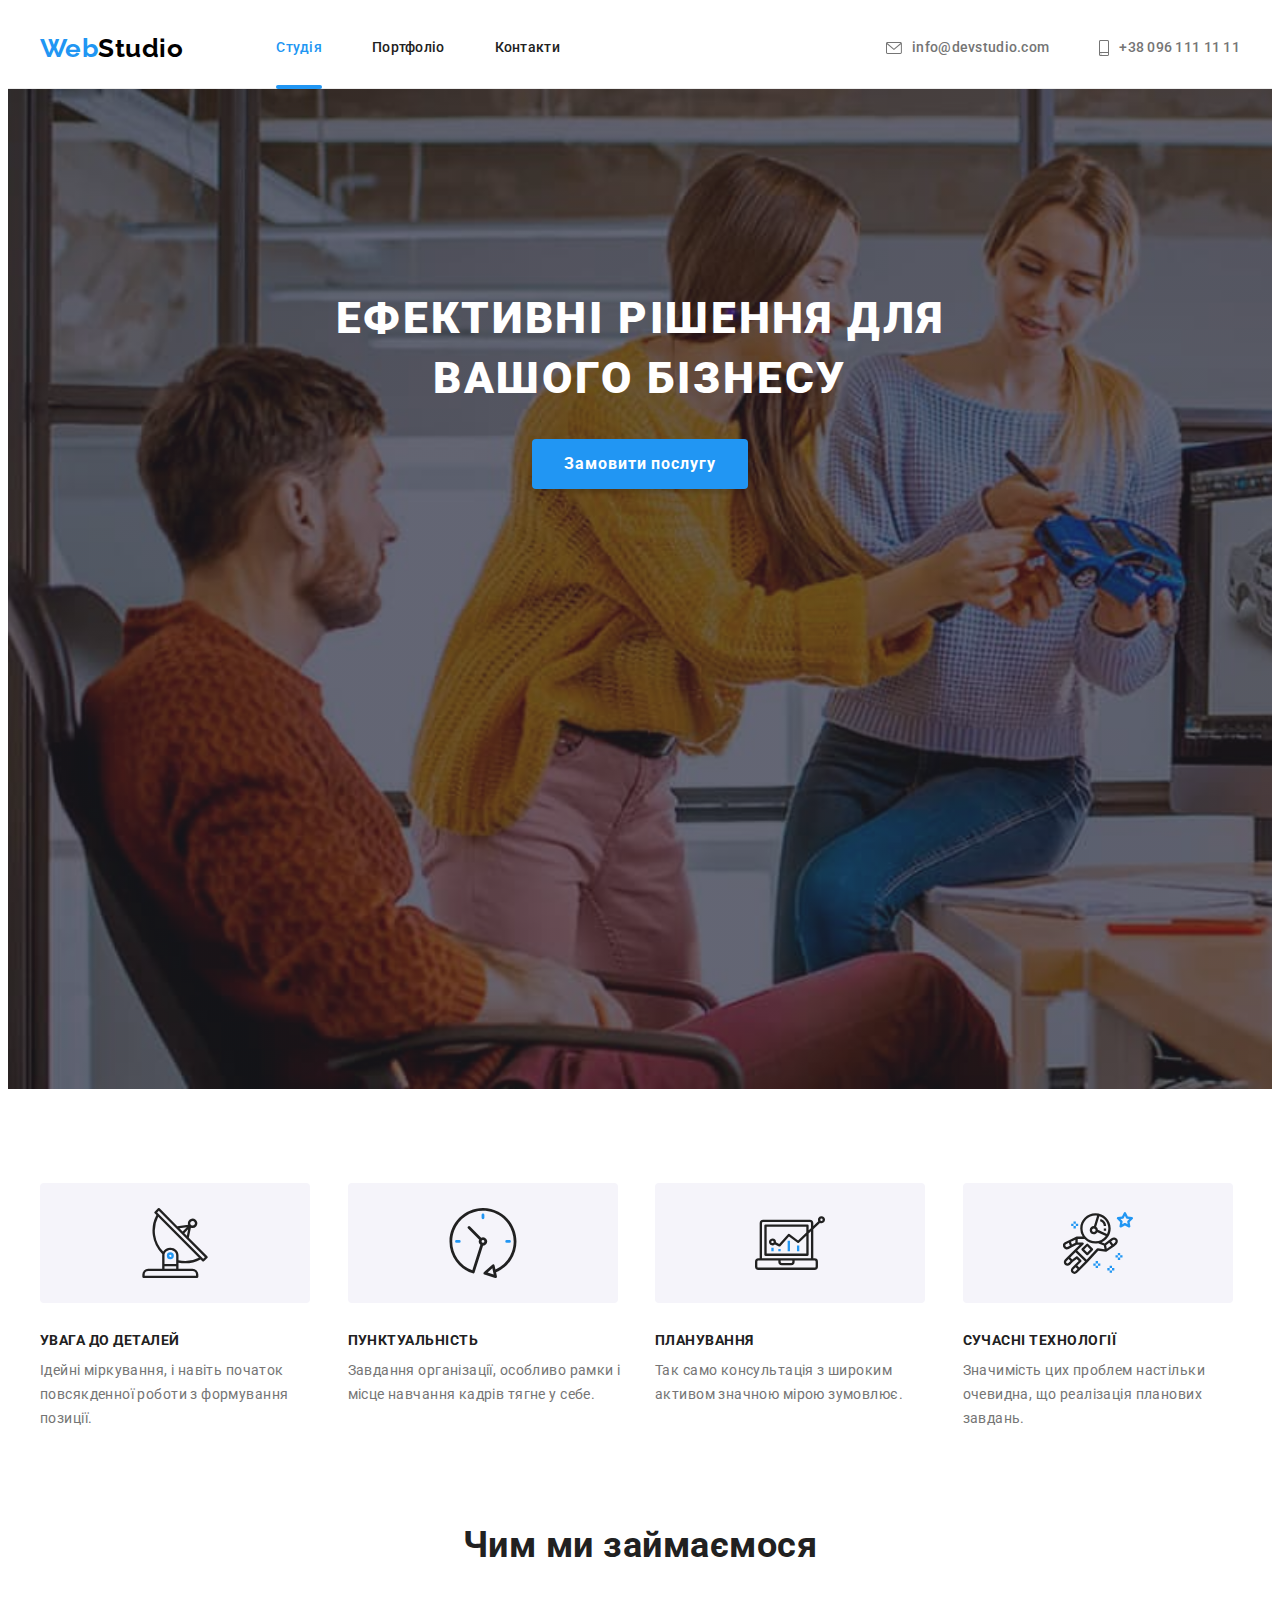
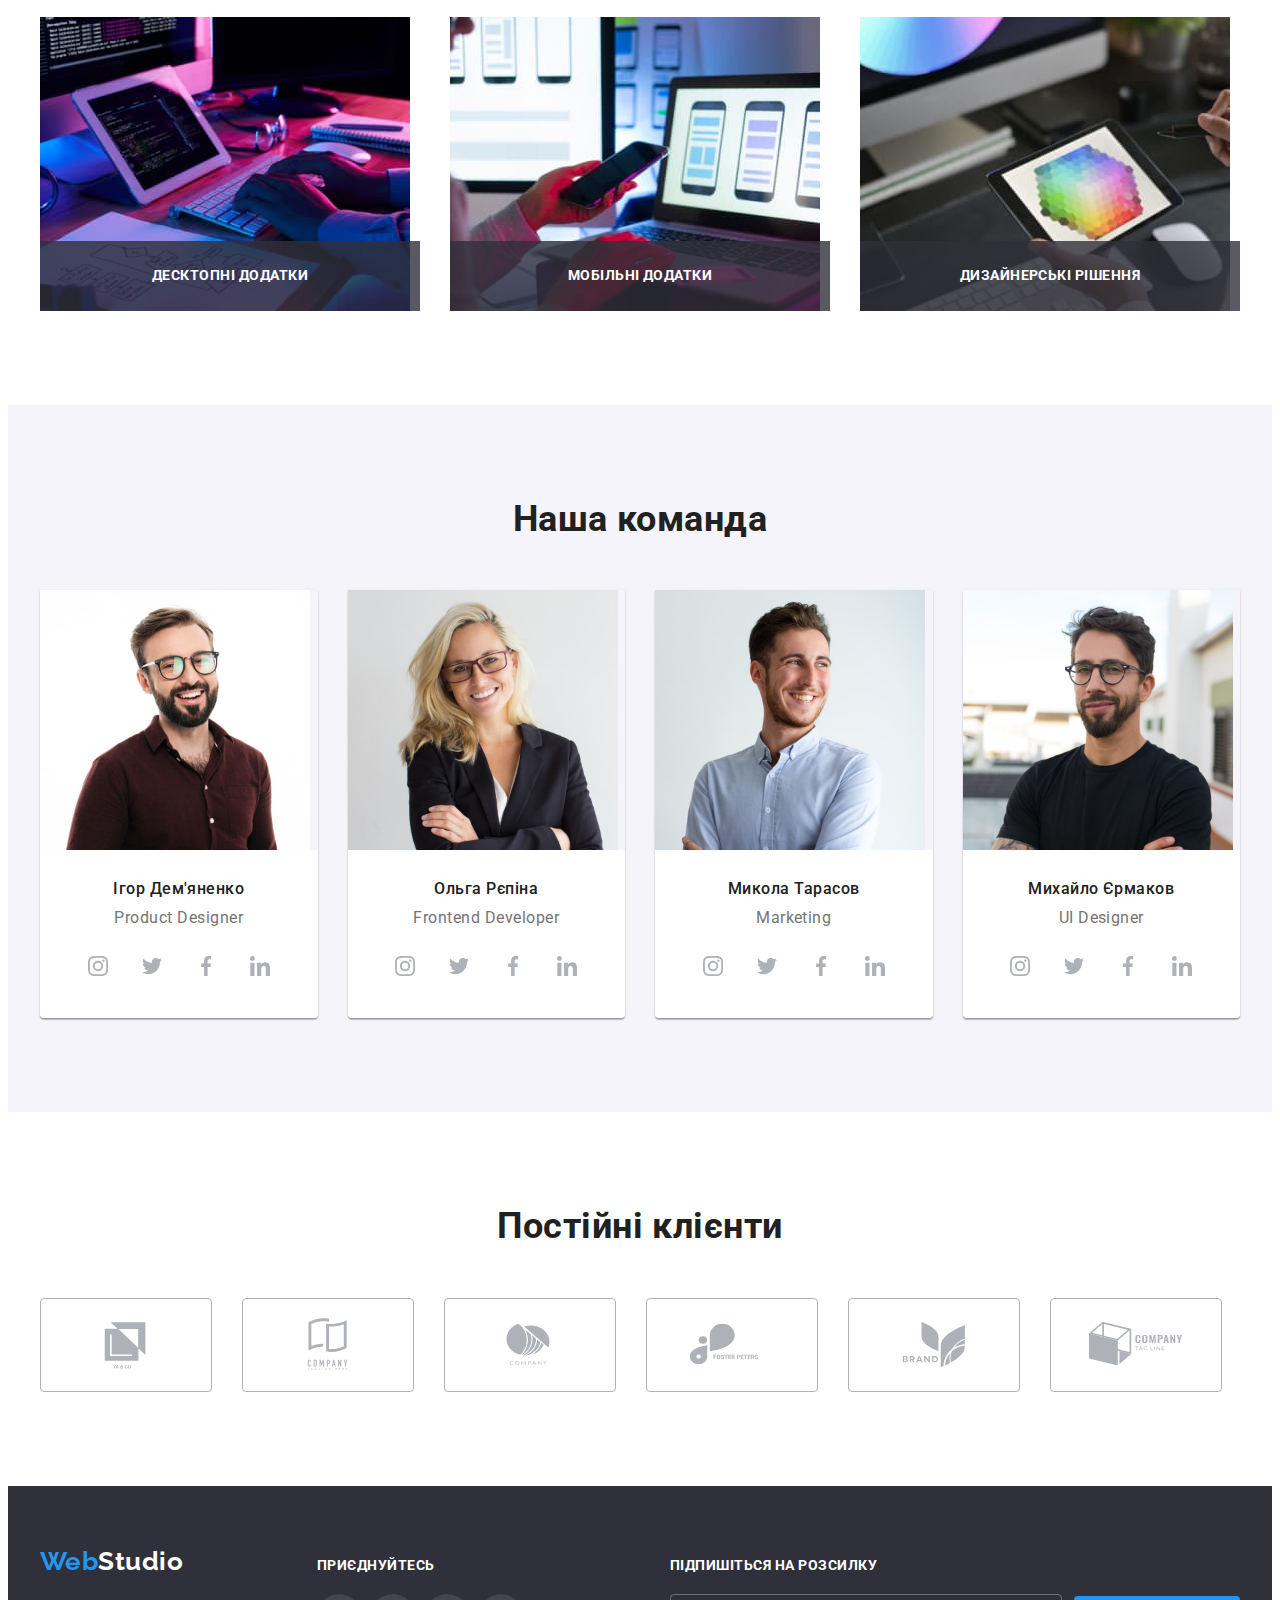
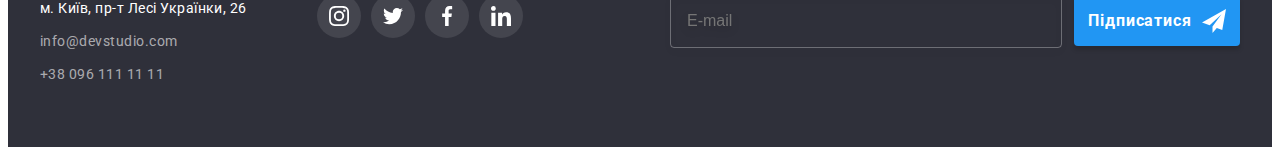
<file: index.html/index.html>
<!DOCTYPE html>
<html lang="uk">
  <head>
    <meta charset="UTF-8" />
    <meta http-equiv="X-UA-Compatible" content="IE=edge" />
    <meta name="viewport" content="width=device-width, initial-scale=1.0" />
    <title>Студія</title>
    <!--
      ШРИФТИ
    -->
    <link rel="preconnect" href="https://fonts.googleapis.com" />
    <link rel="preconnect" href="https://fonts.gstatic.com" crossorigin />
    <link
      href="https://fonts.googleapis.com/css2?family=Exo+2:wght@500&family=Montserrat:wght@400;700&family=Raleway:wght@700&family=Roboto:wght@400;500;700;900&display=swap"
      rel="stylesheet" />
    <!--
      НОРМАЛІЗАТОР
    -->
    <link
      rel="stylesheet"
      href="https://cdnjs.cloudflare.com/ajax/libs/modern-normalize/1.1.0/modern-normalize.min.css"
      integrity="sha512-wpPYUAdjBVSE4KJnH1VR1HeZfpl1ub8YT/NKx4PuQ5NmX2tKuGu6U/JRp5y+Y8XG2tV+wKQpNHVUX03MfMFn9Q=="
      crossorigin="anonymous"
      referrerpolicy="no-referrer" />
    <!--
      СТИЛІ
    -->
    <link rel="stylesheet" href="./css/styles.css" />
  </head>

  <body>
    <!-- HEADER з логотипом, навігацією та контактами -->
    <header class="header">
      <div class="header-container container">
        <nav class="header-nav">
          <a href="./index.html" class="logo link"
            ><span class="logo-web">Web</span>Studio</a
          >

          <ul class="site-nav list">
            <li>
              <a href="./index.html" class="site-nav-link link current"
                >Студія</a
              >
            </li>
            <li>
              <a href="./portfolio.html" class="site-nav-link link"
                >Портфоліо</a
              >
            </li>
            <li>
              <a href="" class="site-nav-link link">Контакти</a>
            </li>
          </ul>
        </nav>
        <ul class="header-contacts list">
          <li>
            <a
              href="mailto:info@devstudio.com"
              class="header-contacts-link link"
              ><svg class="contacts-link-icon" width="16" height="12">
                <use href="./images/icons.svg#envelope"></use>
              </svg>
              info@devstudio.com</a
            >
          </li>
          <li>
            <a href="tel:+380961111111" class="header-contacts-link link"
              ><svg class="contacts-link-icon" width="10" height="16">
                <use href="./images/icons.svg#smartphone"></use>
              </svg>
              +38 096 111 11 11</a
            >
          </li>
        </ul>
      </div>
    </header>

    <main>
      <!-- Герой -->
      <section class="hero section">
        <div class="hero-container container">
          <h1 class="hero-text">
            Ефективні рішення для <br />
            вашого бізнесу
          </h1>
          <button type="button" class="button primary" data-modal-open>
            Замовити послугу
          </button>
        </div>
      </section>

      <!--Corporate values-->
      <section class="section">
        <div class="container">
          <h2 class="section-header visually-hidden">Цінності</h2>
          <ul class="values-list list">
            <li class="values-item">
              <div class="values-icon-thumb">
                <svg class="values-icon" width="70" height="70">
                  <use href="./images/icons.svg#antenna"></use>
                </svg>
              </div>
              <h3 class="text-title values">УВАГА ДО ДЕТАЛЕЙ</h3>
              <p class="values-description">
                Ідейні міркування, і навіть початок повсякденної роботи з
                формування позиції.
              </p>
            </li>
            <li class="values-item">
              <div class="values-icon-thumb">
                <svg class="values-icon" width="70" height="70">
                  <use href="./images/icons.svg#clock"></use>
                </svg>
              </div>
              <h3 class="text-title values">ПУНКТУАЛЬНІСТЬ</h3>
              <p class="values-description">
                Завдання організації, особливо рамки і місце навчання кадрів
                тягне у себе.
              </p>
            </li>
            <li class="values-item">
              <div class="values-icon-thumb">
                <svg class="values-icon" width="70" height="70">
                  <use href="./images/icons.svg#diagram"></use>
                </svg>
              </div>
              <h3 class="text-title values">ПЛАНУВАННЯ</h3>
              <p class="values-description">
                Так само консультація з широким активом значною мірою зумовлює.
              </p>
            </li>
            <li class="values-item">
              <div class="values-icon-thumb">
                <svg class="values-icon" width="70" height="70">
                  <use href="./images/icons.svg#astronaut"></use>
                </svg>
              </div>
              <h3 class="text-title values">СУЧАСНІ ТЕХНОЛОГІЇ</h3>
              <p class="values-description">
                Значимість цих проблем настільки очевидна, що реалізація
                планових завдань.
              </p>
            </li>
          </ul>
        </div>
      </section>

      <!--What do we do?-->
      <section class="activity-section section">
        <div class="container">
          <h2 class="text-title activity">Чим ми займаємося</h2>

          <ul class="activity-list card-set list">
            <li class="card-set-item">
              <div class="activity-thumb">
                <img
                  src="./images/computer.jpg"
                  alt="руки набирають текст на клавіатурі"
                  width="370" />
                <div class="activity-text-box">
                  <p class="activity-text">Десктопні додатки</p>
                </div>
              </div>
            </li>
            <li class="card-set-item">
              <div class="activity-thumb">
                <img
                  src="./images/smartphone.jpg"
                  alt="жінка тримає в руках смартфон під час роботи за комп'ютером"
                  width="370" />
                <div class="activity-text-box">
                  <p class="activity-text">Мобільні додатки</p>
                </div>
              </div>
            </li>
            <li class="card-set-item">
              <div class="activity-thumb">
                <img
                  src="./images/tablet.jpg"
                  alt="планшет у руках"
                  width="370" />
                <div class="activity-text-box">
                  <p class="activity-text">Дизайнерські рішення</p>
                </div>
              </div>
            </li>
          </ul>
        </div>
      </section>

      <!--Our team-->
      <section class="team-section section">
        <div class="container">
          <h2 class="text-title team">Наша команда</h2>

          <ul class="team-list card-set list">
            <li class="card-set-item team-card">
              <img
                src="./images/product-designer-photo.jpg"
                alt="Ігор Дем'яненко Product Designer"
                width="270" />
              <div class="team-wrapper">
                <h3 class="text-title team-member">Ігор Дем'яненко</h3>
                <p class="position-description" lang="en">Product Designer</p>
                <ul class="socials list">
                  <li class="socials-item">
                    <a
                      href="https://www.instagram.com/"
                      class="socials-link link"
                      target="_blank"
                      rel="noopener noreferrer"
                      aria-label="Instagram icon"
                      ><svg class="socials-icon" width="20" height="20">
                        <use href="./images/icons.svg#instagram"></use>
                      </svg>
                    </a>
                  </li>
                  <li class="socials-item">
                    <a
                      href="https://twitter.com/"
                      class="socials-link link"
                      target="_blank"
                      rel="noopener noreferrer"
                      aria-label="Twitter icon"
                      ><svg class="socials-icon" width="20" height="20">
                        <use href="./images/icons.svg#twitter"></use>
                      </svg>
                    </a>
                  </li>
                  <li class="socials-item">
                    <a
                      href="https://www.facebook.com/"
                      class="socials-link link"
                      target="_blank"
                      rel="noopener noreferrer"
                      aria-label="Facebook icon"
                      ><svg class="socials-icon" width="20" height="20">
                        <use href="./images/icons.svg#facebook"></use>
                      </svg>
                    </a>
                  </li>
                  <li class="socials-item">
                    <a
                      href="https://www.linkedin.com/"
                      class="socials-link link"
                      target="_blank"
                      rel="noopener noreferrer"
                      aria-label="LinkedIn icon"
                      ><svg class="socials-icon" width="20" height="20">
                        <use href="./images/icons.svg#linkedin"></use>
                      </svg>
                    </a>
                  </li>
                </ul>
              </div>
            </li>
            <li class="card-set-item team-card">
              <img
                src="./images/frontenddev-photo.jpg"
                alt="Ольга Рєпіна Frontend Developer"
                width="270" />
              <div class="team-wrapper">
                <h3 class="text-title team-member">Ольга Рєпіна</h3>
                <p class="position-description" lang="en">Frontend Developer</p>
                <ul class="socials list">
                  <li class="socials-item">
                    <a
                      href="https://www.instagram.com/"
                      class="socials-link link"
                      target="_blank"
                      rel="noopener noreferrer"
                      aria-label="Instagram icon"
                      ><svg class="socials-icon" width="20" height="20">
                        <use href="./images/icons.svg#instagram"></use>
                      </svg>
                    </a>
                  </li>
                  <li class="socials-item">
                    <a
                      href="https://twitter.com/"
                      class="socials-link link"
                      target="_blank"
                      rel="noopener noreferrer"
                      aria-label="Twitter icon"
                      ><svg class="socials-icon" width="20" height="20">
                        <use href="./images/icons.svg#twitter"></use>
                      </svg>
                    </a>
                  </li>
                  <li class="socials-item">
                    <a
                      href="https://www.facebook.com/"
                      class="socials-link link"
                      target="_blank"
                      rel="noopener noreferrer"
                      aria-label="Facebook icon"
                      ><svg class="socials-icon" width="20" height="20">
                        <use href="./images/icons.svg#facebook"></use>
                      </svg>
                    </a>
                  </li>
                  <li class="socials-item">
                    <a
                      href="https://www.linkedin.com/"
                      class="socials-link link"
                      target="_blank"
                      rel="noopener noreferrer"
                      aria-label="LinkedIn icon"
                      ><svg class="socials-icon" width="20" height="20">
                        <use href="./images/icons.svg#linkedin"></use>
                      </svg>
                    </a>
                  </li>
                </ul>
              </div>
            </li>
            <li class="card-set-item team-card">
              <img
                src="./images/marketing-photo.jpg"
                alt="Микола Тарасов Marketing"
                width="270" />
              <div class="team-wrapper">
                <h3 class="text-title team-member">Микола Тарасов</h3>
                <p class="position-description" lang="en">Marketing</p>
                <ul class="socials list">
                  <li class="socials-item">
                    <a
                      href="https://www.instagram.com/"
                      class="socials-link link"
                      target="_blank"
                      rel="noopener noreferrer"
                      aria-label="Instagram icon"
                      ><svg class="socials-icon" width="20" height="20">
                        <use href="./images/icons.svg#instagram"></use>
                      </svg>
                    </a>
                  </li>
                  <li class="socials-item">
                    <a
                      href="https://twitter.com/"
                      class="socials-link link"
                      target="_blank"
                      rel="noopener noreferrer"
                      aria-label="Twitter icon"
                      ><svg class="socials-icon" width="20" height="20">
                        <use href="./images/icons.svg#twitter"></use>
                      </svg>
                    </a>
                  </li>
                  <li class="socials-item">
                    <a
                      href="https://www.facebook.com/"
                      class="socials-link link"
                      target="_blank"
                      rel="noopener noreferrer"
                      aria-label="Facebook icon"
                      ><svg class="socials-icon" width="20" height="20">
                        <use href="./images/icons.svg#facebook"></use>
                      </svg>
                    </a>
                  </li>
                  <li class="socials-item">
                    <a
                      href="https://www.linkedin.com/"
                      class="socials-link link"
                      target="_blank"
                      rel="noopener noreferrer"
                      aria-label="LinkedIn icon"
                      ><svg class="socials-icon" width="20" height="20">
                        <use href="./images/icons.svg#linkedin"></use>
                      </svg>
                    </a>
                  </li>
                </ul>
              </div>
            </li>
            <li class="card-set-item team-card">
              <img
                src="./images/uidesigner-photo.jpg"
                alt="Михайло Єрмаков UI Designer"
                width="270" />
              <div class="team-wrapper">
                <h3 class="text-title team-member">Михайло Єрмаков</h3>
                <p class="position-description" lang="en">UI Designer</p>
                <ul class="socials list">
                  <li class="socials-item">
                    <a
                      href="https://www.instagram.com/"
                      class="socials-link link"
                      target="_blank"
                      rel="noopener noreferrer"
                      aria-label="Instagram icon"
                      ><svg class="socials-icon" width="20" height="20">
                        <use href="./images/icons.svg#instagram"></use>
                      </svg>
                    </a>
                  </li>
                  <li class="socials-item">
                    <a
                      href="https://twitter.com/"
                      class="socials-link link"
                      target="_blank"
                      rel="noopener noreferrer"
                      aria-label="Twitter icon"
                      ><svg class="socials-icon" width="20" height="20">
                        <use href="./images/icons.svg#twitter"></use>
                      </svg>
                    </a>
                  </li>
                  <li class="socials-item">
                    <a
                      href="https://www.facebook.com/"
                      class="socials-link link"
                      target="_blank"
                      rel="noopener noreferrer"
                      aria-label="Facebook icon"
                      ><svg class="socials-icon" width="20" height="20">
                        <use href="./images/icons.svg#facebook"></use>
                      </svg>
                    </a>
                  </li>
                  <li class="socials-item">
                    <a
                      href="https://www.linkedin.com/"
                      class="socials-link link"
                      target="_blank"
                      rel="noopener noreferrer"
                      aria-label="LinkedIn icon"
                      ><svg class="socials-icon" width="20" height="20">
                        <use href="./images/icons.svg#linkedin"></use>
                      </svg>
                    </a>
                  </li>
                </ul>
              </div>
            </li>
          </ul>
        </div>
      </section>

      <!--Our clients-->
      <section class="clients-section section">
        <div class="container">
          <h2 class="text-title clients">Постійні клієнти</h2>

          <ul class="clients-list list">
            <li class="clients-list-item">
              <a
                href=""
                class="clients-link link"
                target="_blank"
                rel="noopener noreferrer"
                aria-label="Client`s icon 1"
                ><svg class="clients-icon" width="106" height="60">
                  <use href="./images/icons.svg#logo1"></use>
                </svg>
              </a>
            </li>
            <li class="clients-list-item">
              <a
                href=""
                class="clients-link link"
                target="_blank"
                rel="noopener noreferrer"
                aria-label="Client`s icon 2"
                ><svg class="clients-icon" width="106" height="60">
                  <use href="./images/icons.svg#logo2"></use>
                </svg>
              </a>
            </li>
            <li class="clients-list-item">
              <a
                href=""
                class="clients-link link"
                target="_blank"
                rel="noopener noreferrer"
                aria-label="Client`s icon 3"
                ><svg class="clients-icon" width="106" height="60">
                  <use href="./images/icons.svg#logo3"></use>
                </svg>
              </a>
            </li>
            <li class="clients-list-item">
              <a
                href=""
                class="clients-link link"
                target="_blank"
                rel="noopener noreferrer"
                aria-label="Client`s icon 4"
                ><svg class="clients-icon" width="106" height="60">
                  <use href="./images/icons.svg#logo4"></use>
                </svg>
              </a>
            </li>
            <li class="clients-list-item">
              <a
                href=""
                class="clients-link link"
                target="_blank"
                rel="noopener noreferrer"
                aria-label="Client`s icon 5"
                ><svg class="clients-icon" width="106" height="60">
                  <use href="./images/icons.svg#logo5"></use>
                </svg>
              </a>
            </li>
            <li class="clients-list-item">
              <a
                href=""
                class="clients-link link"
                target="_blank"
                rel="noopener noreferrer"
                aria-label="Client`s icon 6"
                ><svg class="clients-icon" width="106" height="60">
                  <use href="./images/icons.svg#logo6"></use>
                </svg>
              </a>
            </li>
          </ul>
        </div>
      </section>
    </main>

    <footer class="footer">
      <div class="footer-container container">
        <div class="address-container">
          <a href="./index.html" class="footer-logo link"
            ><span class="footer-logo-web">Web</span>Studio</a
          >
          <address class="address">
            <a
              href="https://goo.gl/maps/S5SDA6FESSRb1srA7"
              class="post-address link"
              target="_blank"
              rel="noopener noreferrer"
              >м. Київ, пр-т Лесі Українки, 26</a
            >
            <ul class="footer-contacts list">
              <li class="footer-contacts-item">
                <a
                  href="mailto:info@devstudio.com"
                  class="footer-contacts-link link"
                  >info@devstudio.com</a
                >
              </li>
              <li class="footer-contacts-item">
                <a href="tel:+380961111111" class="footer-contacts-link link"
                  >+38 096 111 11 11</a
                >
              </li>
            </ul>
          </address>
        </div>
        <div class="footer-socials-container">
          <p class="ftr-socials-title">ПРИЄДНУЙТЕСЬ</p>
          <ul class="socials list">
            <li class="socials-item">
              <a
                href="https://www.instagram.com/"
                class="ftr-socials-link link"
                target="_blank"
                rel="noopener noreferrer"
                aria-label="Instagram icon"
                ><svg class="ftr-socials-icon" width="20" height="20">
                  <use href="./images/icons.svg#instagram"></use>
                </svg>
              </a>
            </li>
            <li class="socials-item">
              <a
                href="https://twitter.com/"
                class="ftr-socials-link link"
                target="_blank"
                rel="noopener noreferrer"
                aria-label="Twitter icon"
                ><svg class="ftr-socials-icon" width="20" height="20">
                  <use href="./images/icons.svg#twitter"></use>
                </svg>
              </a>
            </li>
            <li class="socials-item">
              <a
                href="https://www.facebook.com/"
                class="ftr-socials-link link"
                target="_blank"
                rel="noopener noreferrer"
                aria-label="Facebook icon"
                ><svg class="ftr-socials-icon" width="20" height="20">
                  <use href="./images/icons.svg#facebook"></use>
                </svg>
              </a>
            </li>
            <li class="socials-item">
              <a
                href="https://www.linkedin.com/"
                class="ftr-socials-link link"
                target="_blank"
                rel="noopener noreferrer"
                aria-label="LinkedIn icon"
                ><svg class="ftr-socials-icon" width="20" height="20">
                  <use href="./images/icons.svg#linkedin"></use>
                </svg>
              </a>
            </li>
          </ul>
        </div>
        <div class="footer-form-container">
          <p class="subscribe-text">Підпишіться на розсилку</p>
          <form class="subscribe_form">
            <label>
              <input
                class="subscribe-field"
                type="email"
                name="user_email"
                placeholder="E-mail"
                autocomplete="off" />
            </label>
            <button class="subscribe-btn" type="submit">
              Підписатися
              <svg class="send-icon" width="24" height="24">
                <use href="./images/icons.svg#send-icon"></use>
              </svg>
            </button>
          </form>
        </div>
      </div>
    </footer>

    <!--Modal-->
    <div class="backdrop is-hidden" data-modal>
      <div class="modal">
        <button class="modal-btn" data-modal-close>
          <svg class="modal-icon" width="11" height="11">
            <use href="./images/icons.svg#close-icon"></use>
          </svg>
        </button>
        <strong class="modal-text"
          >Залиште свої дані, ми вам передзвонимо</strong
        >
        <form class="order_form" autocomplete="off">
          <div class="modal-form-group" role="group">
            <label for="name"><span class="label">Ім'я</span></label>
            <div class="modal-form-wrapper">
              <input
                class="order-field"
                type="text"
                name="user_name"
                id="name"
                autocomplete="off" />
              <svg class="form-icon" width="18" height="18">
                <use href="./images/icons.svg#person-icon"></use>
              </svg>
            </div>
            <label for="telephone"><span class="label">Телефон</span></label>
            <div class="modal-form-wrapper">
              <input
                class="order-field"
                type="tel"
                name="user_phone"
                id="telephone"
                autocomplete="off" />
              <svg class="form-icon" width="18" height="18">
                <use href="./images/icons.svg#phone-icon"></use>
              </svg>
            </div>
            <label for="email-input"><span class="label">Пошта</span></label>
            <div class="modal-form-wrapper">
              <input
                class="order-field"
                type="email"
                name="user_email"
                id="email-input"
                autocomplete="off" />
              <svg class="form-icon" width="18" height="18">
                <use href="./images/icons.svg#email-icon"></use>
              </svg>
            </div>
            <label
              ><span class="label">Коментар</span>
              <textarea
                class="text-field"
                name="user_comments"
                rows="7"
                placeholder="Введіть текст"></textarea>
            </label>
          </div>
          <div class="modal-form-agreement" role="group">
            <label class="checkbox-label" for="user_agreement">
              <input
                class="visually-hidden modal-form-checkbox"
                type="checkbox"
                name="user_agreement_check"
                value="accepted"
                id="user_agreement" />
              <svg class="agreement-icon" width="16" height="15">
                <use
                  class="uncheck"
                  href="./images/icons.svg#unchecked-icon"></use>
                <use class="check" href="./images/icons.svg#checked-icon"></use>
              </svg>
              Погоджуюся з розсилкою та приймаю
              <a class="agreement-link" href="">Умови договору</a>
            </label>
          </div>
          <button class="modal-form-btn" type="submit">Відправити</button>
        </form>
      </div>
    </div>

    <script src="./js/modal.js"></script>
  </body>
</html>
</file>
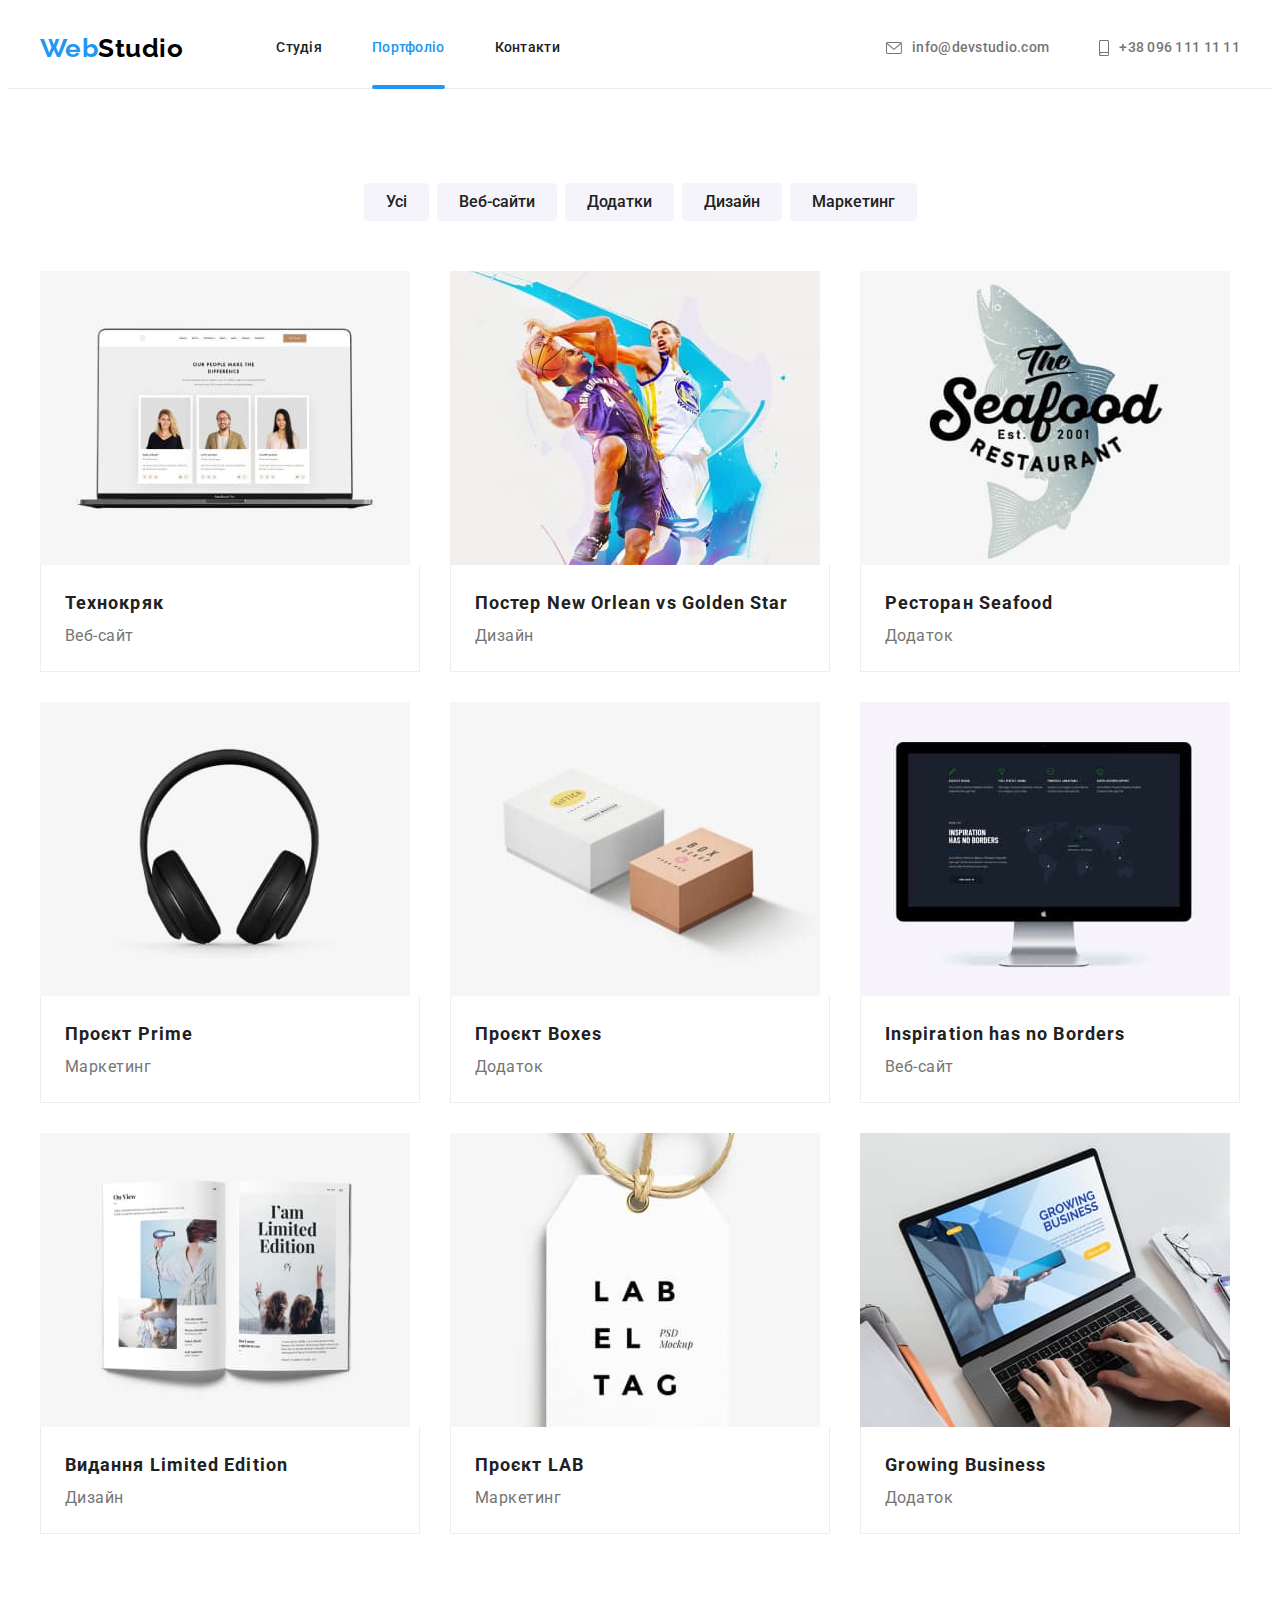
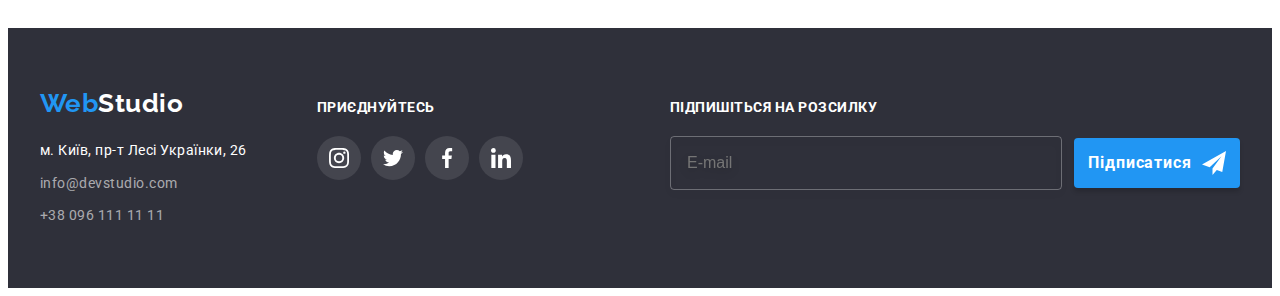
<file: index.html/portfolio.html>
<!DOCTYPE html>
<html lang="uk">
  <head>
    <meta charset="UTF-8" />
    <meta http-equiv="X-UA-Compatible" content="IE=edge" />
    <meta name="viewport" content="width=device-width, initial-scale=1.0" />
    <title>Портфоліо</title>
    <!--
      ШРИФТИ
    -->
    <link rel="preconnect" href="https://fonts.googleapis.com" />
    <link rel="preconnect" href="https://fonts.gstatic.com" crossorigin />
    <link
      href="https://fonts.googleapis.com/css2?family=Exo+2:wght@500&family=Montserrat:wght@400;700&family=Raleway:wght@700&family=Roboto:wght@400;500;700;900&display=swap"
      rel="stylesheet" />
    <!--
      НОРМАЛІЗАТОР
    -->
    <link
      rel="stylesheet"
      href="https://cdnjs.cloudflare.com/ajax/libs/modern-normalize/1.1.0/modern-normalize.min.css"
      integrity="sha512-wpPYUAdjBVSE4KJnH1VR1HeZfpl1ub8YT/NKx4PuQ5NmX2tKuGu6U/JRp5y+Y8XG2tV+wKQpNHVUX03MfMFn9Q=="
      crossorigin="anonymous"
      referrerpolicy="no-referrer" />
    <!--
      СТИЛІ
    -->
    <link rel="stylesheet" href="./css/styles.css" />
  </head>

  <body>
    <!-- HEADER з логотипом, навігацією та контактами -->
    <header class="header">
      <div class="header-container container">
        <nav class="header-nav">
          <a href="./index.html" class="logo link"
            ><span class="logo-web">Web</span>Studio</a
          >

          <ul class="site-nav list">
            <li>
              <a href="./index.html" class="site-nav-link link">Студія</a>
            </li>
            <li>
              <a href="./portfolio.html" class="site-nav-link link current"
                >Портфоліо</a
              >
            </li>
            <li>
              <a href="" class="site-nav-link link">Контакти</a>
            </li>
          </ul>
        </nav>
        <ul class="header-contacts list">
          <li>
            <a
              href="mailto:info@devstudio.com"
              class="header-contacts-link link"
              ><svg class="contacts-link-icon" width="16" height="12">
                <use href="./images/icons.svg#envelope"></use>
              </svg>
              info@devstudio.com</a
            >
          </li>
          <li>
            <a href="tel:+380961111111" class="header-contacts-link link"
              ><svg class="contacts-link-icon" width="10" height="16">
                <use href="./images/icons.svg#smartphone"></use>
              </svg>
              +38 096 111 11 11</a
            >
          </li>
        </ul>
      </div>
    </header>

    <main>
      <section class="section">
        <div class="container">
          <h1 class="section-header visually-hidden">Проекти</h1>

          <!-- FILTERS -->

          <ul class="filters list">
            <li class="filters-item">
              <button type="button" class="filters-btn">Усі</button>
            </li>
            <li class="filters-item">
              <button type="button" class="filters-btn">Веб-сайти</button>
            </li>
            <li class="filters-item">
              <button type="button" class="filters-btn">Додатки</button>
            </li>
            <li class="filters-item">
              <button type="button" class="filters-btn">Дизайн</button>
            </li>
            <li class="filters-item">
              <button type="button" class="filters-btn">Маркетинг</button>
            </li>
          </ul>

          <!-- PROJECTS -->
          <ul class="projects list card-set">
            <li class="card-set-item projects-item">
              <a href="" class="link" rel="noopener noreferrer">
                <div class="projects-thumb">
                  <img
                    src="./images/tech-website.jpg"
                    alt="ноутбук з відкритою веб-сторінкою"
                    width="370" />
                  <div class="overlay">
                    <p class="overlay-text">
                      Ресурс пропонує комплексні пропозиції з різним рівнем
                      функціоналу та сервісів. Все це дозволить відвідувачу
                      отримати вичерпні відомості про компанію чи приватну
                      особу.
                    </p>
                  </div>
                </div>
                <div class="project-wrapper">
                  <h2 class="projects-title">Технокряк</h2>
                  <p class="projects-description">Веб-сайт</p>
                </div>
              </a>
            </li>
            <li class="card-set-item projects-item">
              <a href="" class="link" rel="noopener noreferrer">
                <div class="projects-thumb">
                  <img
                    src="./images/poster.jpg"
                    alt="баскетболісти"
                    width="370" />
                  <div class="overlay">
                    <p class="overlay-text">
                      Ресурс пропонує комплексні пропозиції з різним рівнем
                      функціоналу та сервісів. Все це дозволить відвідувачу
                      отримати вичерпні відомості про компанію чи приватну
                      особу.
                    </p>
                  </div>
                </div>
                <div class="project-wrapper">
                  <h2 class="projects-title">
                    Постер <span lang="en">New Orlean vs Golden Star</span>
                  </h2>
                  <p class="projects-description">Дизайн</p>
                </div>
              </a>
            </li>
            <li class="card-set-item projects-item">
              <a href="" class="link" rel="noopener noreferrer">
                <div class="projects-thumb">
                  <img
                    src="./images/seafood.jpg"
                    alt="логотип ресторану"
                    width="370" />
                  <div class="overlay">
                    <p class="overlay-text">
                      Ресурс пропонує комплексні пропозиції з різним рівнем
                      функціоналу та сервісів. Все це дозволить відвідувачу
                      отримати вичерпні відомості про компанію чи приватну
                      особу.
                    </p>
                  </div>
                </div>
                <div class="project-wrapper">
                  <h2 class="projects-title">
                    Ресторан <span lang="en">Seafood</span>
                  </h2>
                  <p class="projects-description">Додаток</p>
                </div>
              </a>
            </li>
            <li class="card-set-item projects-item">
              <a href="" class="link" rel="noopener noreferrer">
                <div class="projects-thumb">
                  <img src="./images/prime.jpg" alt="навушники" width="370" />
                  <div class="overlay">
                    <p class="overlay-text">
                      Ресурс пропонує комплексні пропозиції з різним рівнем
                      функціоналу та сервісів. Все це дозволить відвідувачу
                      отримати вичерпні відомості про компанію чи приватну
                      особу.
                    </p>
                  </div>
                </div>
                <div class="project-wrapper">
                  <h2 class="projects-title">
                    Проєкт <span lang="en">Prime</span>
                  </h2>
                  <p class="projects-description">Маркетинг</p>
                </div>
              </a>
            </li>
            <li class="card-set-item projects-item">
              <a href="" class="link" rel="noopener noreferrer">
                <div class="projects-thumb">
                  <img src="./images/boxes.jpg" alt="коробки" width="370" />
                  <div class="overlay">
                    <p class="overlay-text">
                      Ресурс пропонує комплексні пропозиції з різним рівнем
                      функціоналу та сервісів. Все це дозволить відвідувачу
                      отримати вичерпні відомості про компанію чи приватну
                      особу.
                    </p>
                  </div>
                </div>
                <div class="project-wrapper">
                  <h2 class="projects-title">
                    Проєкт <span lang="en">Boxes</span>
                  </h2>
                  <p class="projects-description">Додаток</p>
                </div>
              </a>
            </li>
            <li class="card-set-item projects-item">
              <a href="" class="link" rel="noopener noreferrer">
                <div class="projects-thumb">
                  <img
                    src="./images/inspiration.jpg"
                    alt="веб-сторінка відкрита на моніторі"
                    width="370" />
                  <div class="overlay">
                    <p class="overlay-text">
                      Ресурс пропонує комплексні пропозиції з різним рівнем
                      функціоналу та сервісів. Все це дозволить відвідувачу
                      отримати вичерпні відомості про компанію чи приватну
                      особу.
                    </p>
                  </div>
                </div>
                <div class="project-wrapper">
                  <h2 class="projects-title" lang="en">
                    Inspiration has no Borders
                  </h2>
                  <p class="projects-description">Веб-сайт</p>
                </div>
              </a>
            </li>
            <li class="card-set-item projects-item">
              <a href="" class="link" rel="noopener noreferrer">
                <div class="projects-thumb">
                  <img
                    src="./images/ltd-edition.jpg"
                    alt="глянцевий журнал"
                    width="370" />
                  <div class="overlay">
                    <p class="overlay-text">
                      Ресурс пропонує комплексні пропозиції з різним рівнем
                      функціоналу та сервісів. Все це дозволить відвідувачу
                      отримати вичерпні відомості про компанію чи приватну
                      особу.
                    </p>
                  </div>
                </div>
                <div class="project-wrapper">
                  <h2 class="projects-title">
                    Видання <span lang="en">Limited Edition</span>
                  </h2>
                  <p class="projects-description">Дизайн</p>
                </div>
              </a>
            </li>
            <li class="card-set-item projects-item">
              <a href="" class="link" rel="noopener noreferrer">
                <div class="projects-thumb">
                  <img
                    src="./images/lab.jpg"
                    alt="бірка з брендом"
                    width="370" />
                  <div class="overlay">
                    <p class="overlay-text">
                      Ресурс пропонує комплексні пропозиції з різним рівнем
                      функціоналу та сервісів. Все це дозволить відвідувачу
                      отримати вичерпні відомості про компанію чи приватну
                      особу.
                    </p>
                  </div>
                </div>
                <div class="project-wrapper">
                  <h2 class="projects-title">
                    Проєкт <span lang="en">LAB</span>
                  </h2>
                  <p class="projects-description">Маркетинг</p>
                </div>
              </a>
            </li>
            <li class="card-set-item projects-item">
              <a href="" class="link" rel="noopener noreferrer">
                <div class="projects-thumb">
                  <img
                    src="./images/grow-business.jpg"
                    alt="руки працюють на ноутбуці"
                    width="370" />
                  <div class="overlay">
                    <p class="overlay-text">
                      Ресурс пропонує комплексні пропозиції з різним рівнем
                      функціоналу та сервісів. Все це дозволить відвідувачу
                      отримати вичерпні відомості про компанію чи приватну
                      особу.
                    </p>
                  </div>
                </div>
                <div class="project-wrapper">
                  <h2 class="projects-title" lang="en">Growing Business</h2>
                  <p class="projects-description">Додаток</p>
                </div>
              </a>
            </li>
          </ul>
        </div>
      </section>
    </main>

    <!-- FOOTER-->
     <footer class="footer">
      <div class="footer-container container">
        <div class="address-container">
          <a href="./index.html" class="footer-logo link"
            ><span class="footer-logo-web">Web</span>Studio</a
          >
          <address class="address">
            <a
              href="https://goo.gl/maps/S5SDA6FESSRb1srA7"
              class="post-address link"
              target="_blank"
              rel="noopener noreferrer"
              >м. Київ, пр-т Лесі Українки, 26</a
            >
            <ul class="footer-contacts list">
              <li class="footer-contacts-item">
                <a
                  href="mailto:info@devstudio.com"
                  class="footer-contacts-link link"
                  >info@devstudio.com</a
                >
              </li>
              <li class="footer-contacts-item">
                <a href="tel:+380961111111" class="footer-contacts-link link"
                  >+38 096 111 11 11</a
                >
              </li>
            </ul>
          </address>
        </div>
        <div class="footer-socials-container">
          <p class="ftr-socials-title">ПРИЄДНУЙТЕСЬ</p>
          <ul class="socials list">
            <li class="socials-item">
              <a
                href="https://www.instagram.com/"
                class="ftr-socials-link link"
                target="_blank"
                rel="noopener noreferrer"
                aria-label="Instagram icon"
                ><svg class="ftr-socials-icon" width="20" height="20">
                  <use href="./images/icons.svg#instagram"></use>
                </svg>
              </a>
            </li>
            <li class="socials-item">
              <a
                href="https://twitter.com/"
                class="ftr-socials-link link"
                target="_blank"
                rel="noopener noreferrer"
                aria-label="Twitter icon"
                ><svg class="ftr-socials-icon" width="20" height="20">
                  <use href="./images/icons.svg#twitter"></use>
                </svg>
              </a>
            </li>
            <li class="socials-item">
              <a
                href="https://www.facebook.com/"
                class="ftr-socials-link link"
                target="_blank"
                rel="noopener noreferrer"
                aria-label="Facebook icon"
                ><svg class="ftr-socials-icon" width="20" height="20">
                  <use href="./images/icons.svg#facebook"></use>
                </svg>
              </a>
            </li>
            <li class="socials-item">
              <a
                href="https://www.linkedin.com/"
                class="ftr-socials-link link"
                target="_blank"
                rel="noopener noreferrer"
                aria-label="LinkedIn icon"
                ><svg class="ftr-socials-icon" width="20" height="20">
                  <use href="./images/icons.svg#linkedin"></use>
                </svg>
              </a>
            </li>
          </ul>
        </div>
        <div class="footer-form-container">
          <p class="subscribe-text">Підпишіться на розсилку</p>
          <div class="subscribe-group">
            <form class="subscribe_form">
              <label>
                <input
                  class="subscribe-field"
                  type="email"
                  name="user_email"
                  placeholder="E-mail" />
              </label>
              <button class="subscribe-btn" type="submit">Підписатися
                <svg class="send-icon" width="24" height="24">
                  <use href="./images/icons.svg#send-icon"></use>
                </svg>
              </button>
          </div>
          </form>
        </div>
      </div>
    </footer>
  </body>
</html>
</file>
<file: index.html/css/styles.css>
/* GENERAL STYLES */

:root {
  --primary-text-color: #757575;
  --title-text-color: #212121;
  --accent-color: #2196f3;
  --primary-logo-color: #000000;
  --primary-white-color: #ffffff;
  --secondary-bg-color: #f5f4fa;
  --section-bg-color: #2f303a;
  --socials-link-color: #afb1b8;
  --footer-contacts-color: rgba(255, 255, 255, 0.6);
  --footer-socials-link-bg: rgba(255, 255, 255, 0.1);
  --indent: 30px;
  --items: 3;
  --timing-function: cubic-bezier(0.4, 0, 0.2, 1);
}

body {
  background-color: #ffffff;
  color: #757575;

  font-family: Roboto, Verdana, sans-serif;
  letter-spacing: 0.03em;
}

/* 
===============
RESET 
===============
*/

h1,
h2,
h3,
h4,
h5,
h6,
p {
  margin: 0;
}

.link {
  text-decoration: none;
  color: currentColor;
}

.list {
  list-style: none;
  margin: 0;
  padding: 0;
}

img {
  display: block;
  max-width: 100%;
  height: auto;
}

/* reset end */

.section {
  padding-top: 94px;
  padding-bottom: 94px;

  /* outline: 2px solid blue; */
}

.container {
  width: 1200px;
  padding-right: 15px;
  padding-left: 15px;
  margin-left: auto;
  margin-right: auto;

  /* outline: 2px solid red; */
}

/*  
==========
CARD SET
========== 
*/

.card-set {
  display: flex;
  flex-wrap: wrap;
  gap: var(--indent);
}

.card-set-item {
  flex-basis: calc(
    (100% - var(--indent) * (var(--items) - 1)) / (var(--items))
  );
}

/*  
==========
HEADER
========== 
*/

.header {
  border-bottom: 1px solid #ececec;
}

.header-container {
  display: flex;
  align-items: center;
}

.header-nav {
  display: flex;
  align-items: center;
}

.logo {
  color: var(--primary-logo-color);
  font-family: "Raleway";
  font-weight: 700;
  font-size: 26px;
  line-height: 1.19;
  margin-right: 93px;
}

.logo-web {
  color: var(--accent-color);
}

.site-nav {
  display: flex;
  align-items: center;
  gap: 50px;
}

.site-nav-link {
  color: var(--title-text-color);
}

.site-nav-link,
.header-contacts-link {
  display: block;
  padding: 32px 0;

  font-weight: 500;
  font-size: 14px;
  line-height: 1.14;
  letter-spacing: 0.02em;

  transition: color 250ms var(--timing-function);
}

.site-nav-link.current,
.site-nav-link:hover,
.site-nav-link:focus,
.header-contacts-link:hover,
.header-contacts-link:focus,
.footer-contacts-link:hover,
.footer-contacts-link:focus {
  color: var(--accent-color);
}

.site-nav-link {
  position: relative;
}

.site-nav-link::after {
  content: "";
  display: inline-block;

  position: absolute;
  bottom: -1px;
  left: 0;

  width: 100%;
  height: 4px;
  border-radius: 2px;

  opacity: 0;
  transform: scaleX(0.4);

  transition: transform 250ms var(--timing-function),
    opacity 250ms var(--timing-function);

  background-color: var(--accent-color);
}

.site-nav-link:hover::after,
.site-nav-link:focus::after {
  content: "";
  display: inline-block;

  position: absolute;
  bottom: -1px;
  left: 0;

  width: 100%;
  height: 4px;
  border-radius: 2px;

  opacity: 1;
  transform: scaleX(1);

  background-color: var(--accent-color);
}

.site-nav-link.current::after {
  content: "";
  display: inline-block;

  position: absolute;
  bottom: -1px;
  left: 0;

  width: 100%;
  height: 4px;
  border-radius: 2px;

  opacity: 1;
  transform: scaleX(1);

  background-color: var(--accent-color);
}

.header-contacts {
  display: flex;
  align-items: center;
  margin-left: auto;
  gap: 50px;
}

.header-contacts-link {
  display: flex;
  align-items: center;
  gap: 10px;

  color: var(--primary-text-color);
}

.contacts-link-icon {
  fill: currentColor;
}

/* 
==============
HERO SECTION 
==============
*/

.hero {
  max-width: 1600px;
  height: 600px;
  background-color: #c4c4c4;
  background-image: linear-gradient(
      rgba(47, 48, 58, 0.4),
      rgba(47, 48, 58, 0.4)
    ),
    url(../images/hero-bg.jpg);
  background-repeat: no-repeat;
  background-size: cover;
}

.hero.section {
  padding: 200px 0;
  margin: 0 auto;
}

.hero-text {
  display: block;
  margin-bottom: 30px;

  color: var(--primary-white-color);
  font-style: normal;
  font-weight: 900;
  font-size: 44px;
  line-height: 1.36;
  text-align: center;
  letter-spacing: 0.06em;
  text-transform: uppercase;
}

.button.primary {
  display: block;
  margin: 0 auto;
  padding: 10px 32px;
  min-width: 216px;

  background-color: var(--accent-color);
  color: var(--primary-white-color);
  font-family: Roboto;
  font-style: normal;
  font-weight: 700;
  font-size: 16px;
  line-height: 1.87;
  letter-spacing: 0.06em;
  border-radius: 4px;
  border-style: none;
  box-shadow: 0px 4px 4px rgba(0, 0, 0, 0.15);
}

.button.primary:hover,
.button.primary:focus {
  cursor: pointer;
}

/* 
==================
CORPORATE VALUES 
==================
*/

.visually-hidden {
  position: absolute;
  white-space: nowrap;
  width: 1px;
  height: 1px;
  overflow: hidden;
  border: 0;
  padding: 0;
  clip: rect(0 0 0 0);
  clip-path: inset(50%);
  margin: -1px;
}

.values-icon-thumb {
  display: flex;
  align-items: center;
  justify-content: center;

  width: 270px;
  height: 120px;
  margin-bottom: 30px;

  background-color: var(--secondary-bg-color);
  border-radius: 4px;
}

.values-list {
  display: flex;
  flex-wrap: wrap;
  --items: 4;
  gap: var(--indent);
}

.values-item {
  flex-basis: calc(
    (100% - var(--indent) * (var(--items) - 1)) / (var(--items))
  );
}

.text-title {
  color: var(--title-text-color);
}

.text-title.values {
  margin-bottom: 10px;

  font-weight: 700;
  font-size: 14px;
  line-height: 1.14;
  text-transform: uppercase;
}

.values-description {
  font-size: 14px;
  line-height: 1.71;
  letter-spacing: 0.03em;
}

/* 
=======================
What do we do? SECTION
=======================
*/

.activity-section {
  padding-top: 0;
  padding-bottom: 94px;
}

.text-title.activity {
  margin-bottom: 50px;

  font-weight: 700;
  font-size: 36px;
  line-height: 1.16;
  text-align: center;
}

.activity-thumb {
  position: relative;
}

.activity-text-box {
  display: flex;
  justify-content: center;
  align-items: center;

  position: absolute;
  bottom: 0;
  left: 0;

  width: 100%;
  min-height: 70px;

  background-color: rgba(47, 48, 58, 0.8);
}

.activity-text {
  font-weight: 700;
  font-size: 14px;
  line-height: 1.14px;
  text-align: center;
  text-transform: uppercase;
  color: var(--primary-white-color);
}

/* 
=======================
OUR TEAM SECTION 
=======================
*/

.team-section {
  background-color: var(--secondary-bg-color);
}

.team-card {
  box-shadow: 0px 1px 3px rgba(0, 0, 0, 0.12), 0px 1px 1px rgba(0, 0, 0, 0.14),
    0px 2px 1px rgba(0, 0, 0, 0.2);
  border-radius: 0px 0px 4px 4px;
}

.text-title.team {
  margin-bottom: 50px;

  font-weight: 700;
  font-size: 36px;
  line-height: 1.16;
  text-align: center;
}

.team-list {
  --items: 4;
}

.team-wrapper {
  padding: 30px 0;
  border-radius: 0px 0px 4px 4px;

  background-color: var(--primary-white-color);
}

.text-title.team-member {
  margin-bottom: 10px;

  font-weight: 500;
  font-size: 16px;
  line-height: 1.18;
  text-align: center;
}

.position-description {
  margin-bottom: 16px;

  font-size: 16px;
  line-height: 1.18;
  text-align: center;
}

.socials {
  display: flex;
  justify-content: center;
  align-items: center;
  gap: 10px;
}

.socials-link {
  display: flex;
  justify-content: center;
  align-items: center;
  width: 44px;
  height: 44px;
  border-radius: 50%;

  background-color: var(--primary-white-color);

  transition: background-color 250ms var(--timing-function);
}

.socials-link:hover,
.socials-link:focus {
  background-color: var(--accent-color);
}

.socials-icon {
  fill: var(--socials-link-color);

  transition: fill 250ms var(--timing-function);
}

.socials-link:hover > .socials-icon {
  fill: var(--primary-white-color);
}

.socials-link:focus > .socials-icon {
  fill: var(--primary-white-color);
}

/* 
=======================
OUR CLIENT`S SECTION 
=======================
*/

.text-title.clients {
  margin-bottom: 50px;

  font-weight: 700;
  font-size: 36px;
  line-height: 1.16;
  text-align: center;
}

.clients-list {
  display: flex;
  flex-wrap: wrap;
  gap: var(--indent);
  --items: 6;
}

.clients-link {
  display: flex;
  justify-content: center;
  align-items: center;
  flex-basis: calc(
    (100% - var(--indent) * (var(--items) - 1)) / (var(--items))
  );
  min-width: 170px;
  height: 92px;

  border: 1px solid #afb1b8;
  border-radius: 4px;

  transition: border 250ms var(--timing-function);
}

.clients-icon {
  fill: var(--socials-link-color);

  transition: fill 250ms var(--timing-function);
}

.clients-link:hover,
.clients-link:focus {
  color: var(--accent-color);
  border: 1px solid var(--accent-color);
}

.clients-link:hover > .clients-icon {
  fill: var(--accent-color);
}

.clients-link:focus > .clients-icon {
  fill: var(--accent-color);
}

/* 
======================
PORTFOLIO STYLES
======================
*/

.filters.list {
  display: flex;
  justify-content: center;
  gap: 8px;
  margin-bottom: 50px;
}

.filters-btn {
  padding: 6px 22px;

  background-color: var(--secondary-bg-color);
  color: var(--title-text-color);
  font-family: inherit;
  font-style: inherit;
  font-weight: 500;
  font-size: 16px;
  line-height: 1.62;
  text-align: center;
  border-style: none;
  border-radius: 4px;
  box-shadow: none;

  transition: background-color 250ms var(--timing-function),
    color 250ms var(--timing-function), box-shadow 250ms var(--timing-function);
}

.filters-btn:hover,
.filters-btn:focus,
.filters-btn:active {
  background-color: var(--accent-color);
  color: var(--primary-white-color);
  cursor: pointer;

  box-shadow: 0px 3px 1px rgba(0, 0, 0, 0.1), 0px 1px 2px rgba(0, 0, 0, 0.08),
    0px 2px 2px rgba(0, 0, 0, 0.12);
  border-radius: 4px;
}

.projects {
  background-color: var(--primary-white-color);
}

.projects-item {
  box-shadow: none;
  transition: box-shadow 250ms var(--timing-function);
}

.projects-item:hover,
.projects-item:focus {
  box-shadow: 0px 1px 1px rgba(0, 0, 0, 0.12), 0px 4px 4px rgba(0, 0, 0, 0.06),
    1px 4px 6px rgba(0, 0, 0, 0.16);
}

.project-wrapper {
  padding: 20px 24px;
  border: 1px solid #eeeeee;
  border-top: none;
}

.projects-title {
  color: var(--title-text-color);
  font-weight: 700;
  font-size: 18px;
  line-height: 2;
  letter-spacing: 0.06em;
}

.projects-description {
  color: var(--primary-text-color);
  font-size: 16px;
  line-height: 1.87;
}

.projects-thumb {
  position: relative;
  overflow: hidden;
}

.overlay {
  position: absolute;
  top: 0;
  left: 0;

  width: 100%;
  height: 100%;
  padding: 63px 24px;

  background-color: rgba(33, 150, 243, 0.9);
  backdrop-filter: blur(2px);

  transform: translateY(100%);
  transition: transform 250ms var(--timing-function);
}

.projects-item:hover .overlay {
  transform: translateY(0);
}

.overlay-text {
  display: flex;
  align-items: center;

  font-weight: 400;
  font-size: 18px;
  line-height: 1.55;

  text-align: left;

  color: var(--primary-white-color);
}

/* 
=================
    FOOTER 
=================*/

.footer {
  padding: 60px 0;

  background-color: var(--section-bg-color);
}

.footer-container {
  display: flex;
  align-items: baseline;
}

.address-container {
  margin-right: 70px;
}

.footer-logo {
  display: block;
  margin-bottom: 20px;

  color: var(--primary-white-color);

  font-family: "Raleway";
  font-weight: 700;
  font-size: 26px;
  line-height: 1.19;
}

.footer-logo-web {
  color: var(--accent-color);
}

.address {
  font-style: normal;
}

.post-address {
  display: inline-block;
  margin-bottom: 9px;

  color: var(--primary-white-color);
  font-size: 14px;
  line-height: 1.71;
}

.footer-contacts-item:first-of-type {
  margin-bottom: 9px;
}

.footer-contacts-link {
  color: var(--footer-contacts-color);
  font-size: 14px;
  line-height: 1.71;

  transition: color 250ms var(--timing-function);
}

.ftr-socials-title {
  margin-bottom: 20px;

  font-weight: 700;
  font-size: 14px;
  line-height: 1.14;
  text-transform: uppercase;

  color: var(--primary-white-color);
}

.ftr-socials-link {
  display: flex;
  justify-content: center;
  align-items: center;
  width: 44px;
  height: 44px;
  border-radius: 50%;

  background-color: var(--footer-socials-link-bg);

  transition: background-color 250ms var(--timing-function);
}

.ftr-socials-link:hover,
.ftr-socials-link:focus {
  background-color: var(--accent-color);
}

.ftr-socials-icon {
  fill: var(--primary-white-color);
}

.footer-form-container {
  margin-left: auto;
  width: 570px;
  height: 86px;
}

.subscribe-text {
  display: block;
  margin-bottom: 20px;

  font-weight: 700;
  font-size: 14px;
  line-height: 1.14;
  text-transform: uppercase;

  color: var(--primary-white-color);
}

.subscribe_form {
  display: flex;
  align-items: center;
  gap: 12px;
}

.subscribe-field {
  display: flex;
  width: 358px;
  height: 50px;
  padding-left: 16px;
  padding-right: 16px;

  font-weight: 400;
  font-size: 16px;
  line-height: 1.25;
  color: var(--primary-white-color);

  background-color: transparent;
  border: 1px solid rgba(255, 255, 255, 0.3);
  filter: drop-shadow(0px 4px 4px rgba(0, 0, 0, 0.15));
  border-radius: 4px;
}

.subscribe-btn {
  display: flex;
  justify-content: center;
  align-items: center;
  gap: 10px;

  width: 200px;
  height: 50px;
  padding: 0;

  background-color: var(--accent-color);
  color: var(--primary-white-color);
  font-family: Roboto;
  font-style: normal;
  font-weight: 700;
  font-size: 16px;
  line-height: 1.87;
  letter-spacing: 0.06em;
  border-radius: 4px;
  border-style: none;
  box-shadow: 0px 4px 4px rgba(0, 0, 0, 0.15);

  cursor: pointer;
}

/* =================
    MODAL 
================= */

.backdrop {
  position: fixed;
  top: 0;
  left: 0;

  width: 100%;
  height: 100%;

  background-color: rgba(0, 0, 0, 0.2);
  backdrop-filter: blur(2px);

  opacity: 1;
  visibility: visible;

  transition: opacity 250ms var(--timing-function),
    visibility 250ms var(--timing-function);
}

.backdrop.is-hidden {
  visibility: hidden;
  opacity: 0;
  pointer-events: none;
}

.modal {
  position: absolute;
  top: 50%;
  left: 50%;
  z-index: 100;

  width: 528px;
  height: 581px;
  padding: 40px 40px;

  background-color: var(--primary-white-color);
  box-shadow: 0px 1px 3px rgba(0, 0, 0, 0.12), 0px 1px 1px rgba(0, 0, 0, 0.14),
    0px 2px 1px rgba(0, 0, 0, 0.2);
  border-radius: 4px;

  opacity: 1;
  transform: translate(-50%, -50%) scale(1);
  transition: transform 250ms var(--timing-function),
    opacity 250ms var(--timing-function);
}

.backdrop.is-hidden .modal {
  opacity: 0;
  transform: translate(-50%, -50%) scale(0.3);
}

.modal-btn {
  position: absolute;
  top: 8px;
  right: 8px;

  width: 30px;
  height: 30px;
  padding: 0;

  display: inline-flex;
  align-items: center;
  justify-content: center;

  background: #ffffff;
  border: 1px solid rgba(0, 0, 0, 0.1);
  border-radius: 50%;

  cursor: pointer;
}

.modal-icon {
  fill: #000000;
  transition: fill 250ms var(--timing-function);
}

.modal-btn:hover .modal-icon,
.modal-btn:focus .modal-icon {
  fill: var(--accent-color);
}

.modal-text {
  display: block;
  text-align: center;
  margin-bottom: 12px;

  font-weight: 700;
  font-size: 20px;
  line-height: 1.15;
  text-align: center;
  color: var(--title-text-color);

  user-select: none;
}

.modal-form-group {
  margin-bottom: 20px;
}

.modal-form-wrapper {
  position: relative;
  margin-bottom: 10px;
}

.label {
  display: block;
  font-weight: 400;
  font-size: 12px;
  line-height: 1.16;
  letter-spacing: 0.01em;
  color: var(--primary-text-color);

  margin-bottom: 4px;

  user-select: none;
  cursor: pointer;
}

.order-field {
  width: 448px;
  height: 40px;
  padding: 0 12px 0 42px;

  border: 1px solid rgba(33, 33, 33, 0.2);
  border-radius: 4px;

  transition: border 250ms var(--timing-function);
}

.order-field:focus {
  outline: unset;
  border: 1px solid var(--accent-color);
}

.form-icon {
  position: absolute;
  top: 50%;
  left: 12px;
  transform: translateY(-50%);

  transition: fill 250ms var(--timing-function);
}

.order-field:focus + .form-icon {
  fill: var(--accent-color);
}

.text-field {
  width: 448px;
  box-sizing: border-box;
  resize: none;
  padding: 12px 16px;

  font-weight: 400;
  font-size: 12px;
  line-height: 1.16;
  letter-spacing: 0.01em;

  border: 1px solid rgba(33, 33, 33, 0.2);
  border-radius: 4px;

  transition: border 250ms var(--timing-function);
}

.text-field:focus {
  outline: none;
  border: 1px solid var(--accent-color);
}

.modal-form-agreement {
  margin-bottom: 30px;
}

.checkbox-label {
  display: flex;
  justify-content: center;
  align-items: center;
  gap: 8px;

  font-weight: 400;
  font-size: 14px;
  line-height: 1.71;
  color: var(--primary-text-color);

  user-select: none;
}

.uncheck {
  opacity: 1;
  transition: opacity 250ms var(--timing-function);
}

.modal-form-checkbox:checked + .agreement-icon .uncheck {
  opacity: 0;
}

.check {
  opacity: 0;
  transition: opacity 250ms var(--timing-function);
}

.modal-form-checkbox:checked + .agreement-icon .check {
  opacity: 1;
}

.agreement-link {
  color: var(--accent-color);
  text-underline-offset: 3px;
}

.modal-form-btn {
  display: flex;
  justify-content: center;
  align-items: center;
  margin: 0 auto;

  width: 200px;
  height: 50px;
  padding: 0;

  background-color: var(--accent-color);
  color: var(--primary-white-color);
  font-family: Roboto;
  font-style: normal;
  font-weight: 700;
  font-size: 16px;
  line-height: 1.87;
  letter-spacing: 0.06em;
  border-radius: 4px;
  border-style: none;
  box-shadow: 0px 4px 4px rgba(0, 0, 0, 0.15);

  cursor: pointer;

  transition: background-color 250ms var(--timing-function);
}

.modal-form-btn:focus,
.modal-form-btn:hover {
  background-color: #188ce8;
}
</file>
